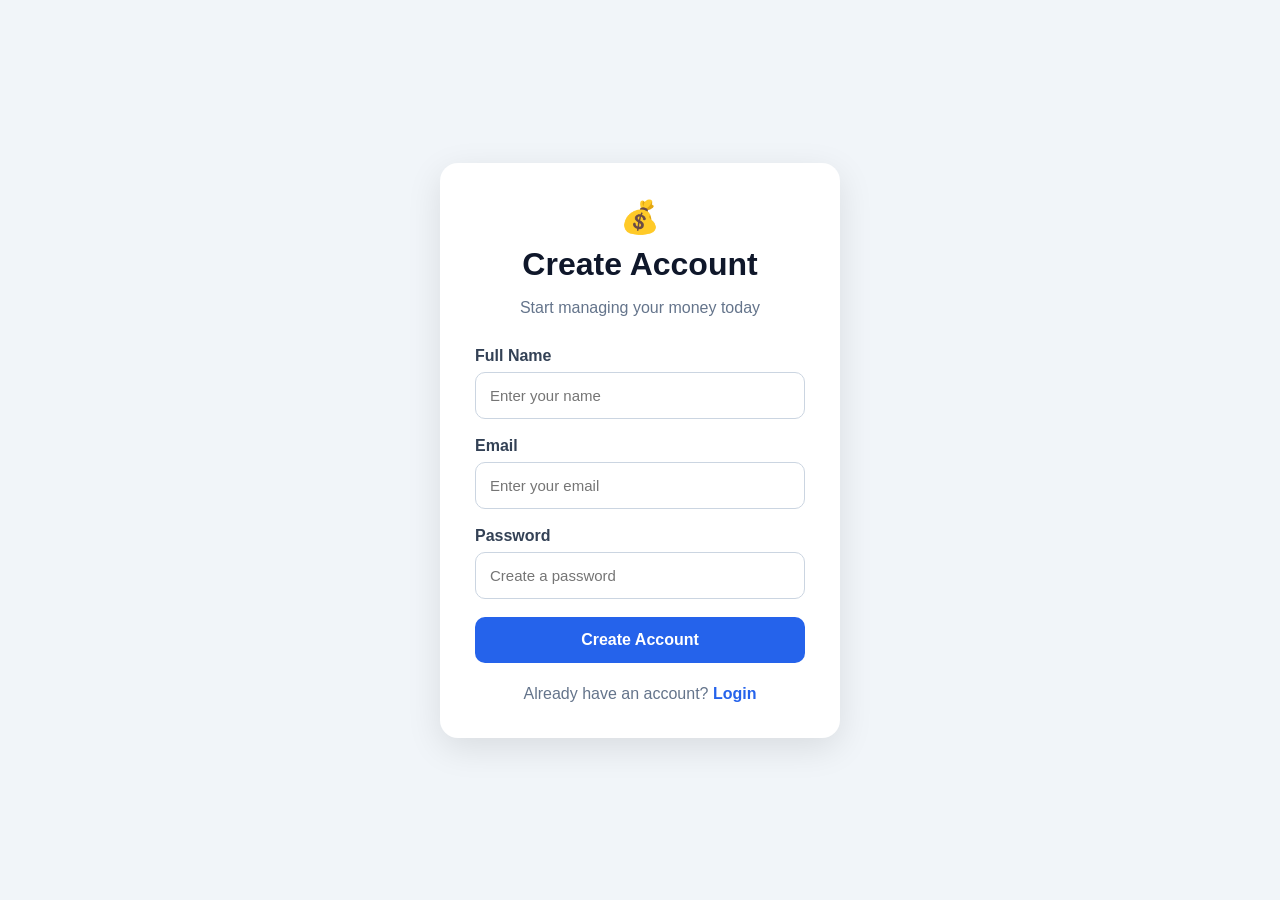
<file: templates/signup.html>
<!DOCTYPE html>
<html lang="en">

<head>

    <meta charset="UTF-8">
    <meta name="viewport" content="width=device-width, initial-scale=1.0">

    <title>Signup - Expense Tracker</title>

    <style>

        * {
            box-sizing: border-box;
        }

        body {
            margin: 0;
            min-height: 100vh;
            display: flex;
            justify-content: center;
            align-items: center;
            background: #f1f5f9;
            font-family: Arial, sans-serif;
        }

        .signup-container {
            width: 400px;
            max-width: 90%;
            background: white;
            padding: 35px;
            border-radius: 18px;
            box-shadow: 0 10px 35px rgba(0, 0, 0, 0.10);
        }

        .logo {
            text-align: center;
            font-size: 32px;
            margin-bottom: 10px;
        }

        h1 {
            text-align: center;
            margin: 0 0 8px;
            color: #0f172a;
        }

        .subtitle {
            text-align: center;
            color: #64748b;
            margin-bottom: 30px;
        }

        label {
            display: block;
            margin-bottom: 7px;
            font-weight: bold;
            color: #334155;
        }

        input {
            width: 100%;
            padding: 14px;
            margin-bottom: 18px;
            border: 1px solid #cbd5e1;
            border-radius: 10px;
            font-size: 15px;
            outline: none;
        }

        input:focus {
            border-color: #2563eb;
        }

        button {
            width: 100%;
            padding: 14px;
            background: #2563eb;
            color: white;
            border: none;
            border-radius: 10px;
            font-size: 16px;
            font-weight: bold;
            cursor: pointer;
        }

        button:hover {
            background: #1d4ed8;
        }

        .login-link {
            text-align: center;
            margin-top: 22px;
            color: #64748b;
        }

        .login-link a {
            color: #2563eb;
            text-decoration: none;
            font-weight: bold;
        }

    </style>

</head>


<body>

    <div class="signup-container">

        <div class="logo">
            💰
        </div>

        <h1>Create Account</h1>

        <p class="subtitle">
            Start managing your money today
        </p>


        <form action="/signup" method="POST">

            <label>
                Full Name
            </label>

            <input
                type="text"
                name="name"
                placeholder="Enter your name"
                required
            >


            <label>
                Email
            </label>

            <input
                type="email"
                name="email"
                placeholder="Enter your email"
                required
            >


            <label>
                Password
            </label>

            <input
                type="password"
                name="password"
                placeholder="Create a password"
                minlength="6"
                required
            >


            <button type="submit">
                Create Account
            </button>

        </form>


        <div class="login-link">

            Already have an account?

            <a href="/login">
                Login
            </a>

        </div>

    </div>

</body>

</html>
</file>
